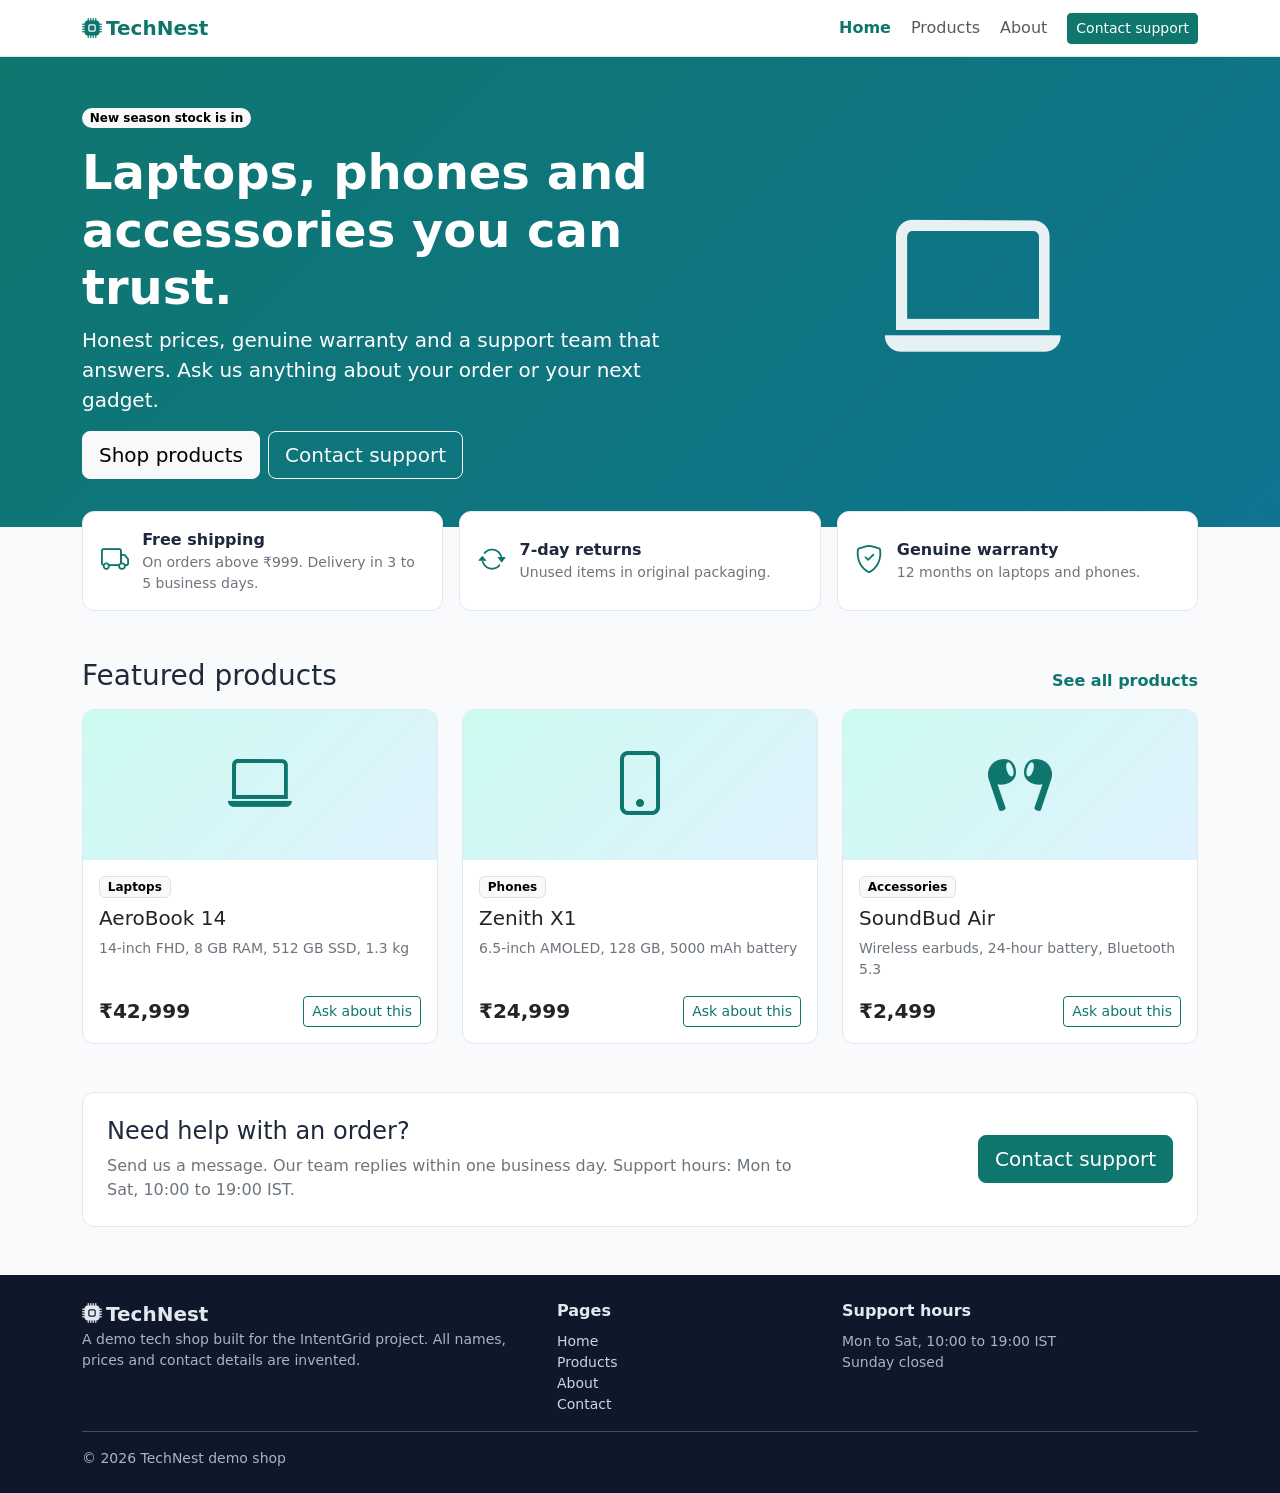
<file: contact-site/index.html>
﻿<!DOCTYPE html>
<html lang="en">
<head>
  <meta charset="utf-8">
  <meta name="viewport" content="width=device-width, initial-scale=1">
  <title>TechNest - Laptops, phones and accessories</title>
  <link href="https://cdn.jsdelivr.net/npm/bootstrap@5.3.3/dist/css/bootstrap.min.css" rel="stylesheet">
  <link href="https://cdn.jsdelivr.net/npm/bootstrap-icons@1.11.3/font/bootstrap-icons.css" rel="stylesheet">
  <link href="css/style.css" rel="stylesheet">
</head>
<body>
<nav class="navbar navbar-expand-lg bg-white border-bottom sticky-top">
  <div class="container">
    <a class="navbar-brand fw-bold brand" href="index.html"><i class="bi bi-cpu-fill me-1"></i>TechNest</a>
    <button class="navbar-toggler" type="button" data-bs-toggle="collapse" data-bs-target="#mainNav" aria-controls="mainNav" aria-expanded="false" aria-label="Toggle menu">
      <span class="navbar-toggler-icon"></span>
    </button>
    <div class="collapse navbar-collapse" id="mainNav">
      <ul class="navbar-nav ms-auto align-items-lg-center gap-lg-1">
        <li class="nav-item"><a class="nav-link active" href="index.html">Home</a></li>
        <li class="nav-item"><a class="nav-link" href="products.html">Products</a></li>
        <li class="nav-item"><a class="nav-link" href="about.html">About</a></li>
        <li class="nav-item ms-lg-2"><a class="btn btn-brand btn-sm" href="contact.html">Contact support</a></li>
      </ul>
    </div>
  </div>
</nav>
<header class="hero">
  <div class="container py-5">
    <div class="row align-items-center gy-4">
      <div class="col-lg-7">
        <span class="badge rounded-pill text-bg-light mb-3">New season stock is in</span>
        <h1 class="display-5 fw-bold">Laptops, phones and accessories you can trust.</h1>
        <p class="lead opacity-90">Honest prices, genuine warranty and a support team that answers. Ask us anything about your order or your next gadget.</p>
        <div class="d-flex flex-wrap gap-2">
          <a href="products.html" class="btn btn-light btn-lg">Shop products</a>
          <a href="contact.html" class="btn btn-outline-light btn-lg">Contact support</a>
        </div>
      </div>
      <div class="col-lg-5 text-center d-none d-lg-block">
        <i class="bi bi-laptop hero-icon"></i>
      </div>
    </div>
  </div>
</header>

<main class="container">
  <section class="row g-3 feature-row">
    <div class="col-md-4"><div class="feature"><i class="bi bi-truck"></i><div><div class="fw-semibold">Free shipping</div><div class="small text-secondary">On orders above &#8377;999. Delivery in 3 to 5 business days.</div></div></div></div>
    <div class="col-md-4"><div class="feature"><i class="bi bi-arrow-repeat"></i><div><div class="fw-semibold">7-day returns</div><div class="small text-secondary">Unused items in original packaging.</div></div></div></div>
    <div class="col-md-4"><div class="feature"><i class="bi bi-shield-check"></i><div><div class="fw-semibold">Genuine warranty</div><div class="small text-secondary">12 months on laptops and phones.</div></div></div></div>
  </section>

  <section class="mt-5">
    <div class="d-flex justify-content-between align-items-end mb-3">
      <h2 class="h3 mb-0">Featured products</h2>
      <a href="products.html" class="link-brand">See all products</a>
    </div>
    <div class="row g-4" id="featured-products"></div>
  </section>

  <section class="support-strip mt-5">
    <div class="row align-items-center gy-3">
      <div class="col-md-8">
        <h2 class="h4">Need help with an order?</h2>
        <p class="mb-0 text-secondary">Send us a message. Our team replies within one business day. Support hours: Mon to Sat, 10:00 to 19:00 IST.</p>
      </div>
      <div class="col-md-4 text-md-end"><a href="contact.html" class="btn btn-brand btn-lg">Contact support</a></div>
    </div>
  </section>
</main>
<footer class="site-footer mt-5">
  <div class="container py-4">
    <div class="row gy-3">
      <div class="col-md-5">
        <div class="fw-bold fs-5"><i class="bi bi-cpu-fill me-1"></i>TechNest</div>
        <p class="small mb-0 opacity-75">A demo tech shop built for the IntentGrid project. All names, prices and contact details are invented.</p>
      </div>
      <div class="col-6 col-md-3">
        <div class="fw-semibold mb-2">Pages</div>
        <ul class="list-unstyled small mb-0">
          <li><a href="index.html">Home</a></li>
          <li><a href="products.html">Products</a></li>
          <li><a href="about.html">About</a></li>
          <li><a href="contact.html">Contact</a></li>
        </ul>
      </div>
      <div class="col-6 col-md-4">
        <div class="fw-semibold mb-2">Support hours</div>
        <p class="small mb-0 opacity-75">Mon to Sat, 10:00 to 19:00 IST<br>Sunday closed</p>
      </div>
    </div>
    <hr class="opacity-25">
    <div class="small opacity-75">&copy; 2026 TechNest demo shop</div>
  </div>
</footer>
<script src="https://cdn.jsdelivr.net/npm/bootstrap@5.3.3/dist/js/bootstrap.bundle.min.js"></script>
<script src="js/products.js"></script>
</body>
</html>
</file>
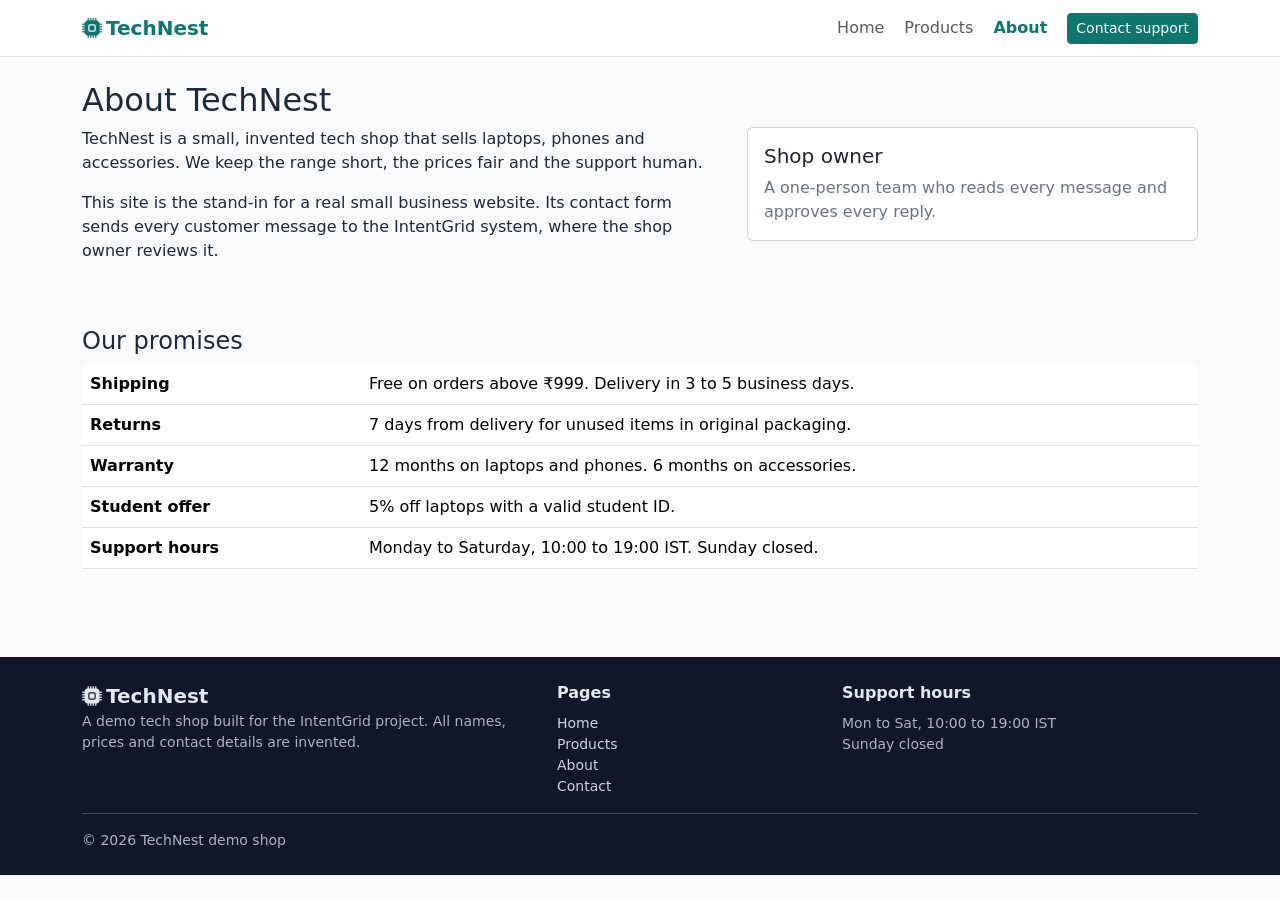
<file: contact-site/about.html>
﻿<!DOCTYPE html>
<html lang="en">
<head>
  <meta charset="utf-8">
  <meta name="viewport" content="width=device-width, initial-scale=1">
  <title>About - TechNest</title>
  <link href="https://cdn.jsdelivr.net/npm/bootstrap@5.3.3/dist/css/bootstrap.min.css" rel="stylesheet">
  <link href="https://cdn.jsdelivr.net/npm/bootstrap-icons@1.11.3/font/bootstrap-icons.css" rel="stylesheet">
  <link href="css/style.css" rel="stylesheet">
</head>
<body>
<nav class="navbar navbar-expand-lg bg-white border-bottom sticky-top">
  <div class="container">
    <a class="navbar-brand fw-bold brand" href="index.html"><i class="bi bi-cpu-fill me-1"></i>TechNest</a>
    <button class="navbar-toggler" type="button" data-bs-toggle="collapse" data-bs-target="#mainNav" aria-controls="mainNav" aria-expanded="false" aria-label="Toggle menu">
      <span class="navbar-toggler-icon"></span>
    </button>
    <div class="collapse navbar-collapse" id="mainNav">
      <ul class="navbar-nav ms-auto align-items-lg-center gap-lg-1">
        <li class="nav-item"><a class="nav-link" href="index.html">Home</a></li>
        <li class="nav-item"><a class="nav-link" href="products.html">Products</a></li>
        <li class="nav-item"><a class="nav-link active" href="about.html">About</a></li>
        <li class="nav-item ms-lg-2"><a class="btn btn-brand btn-sm" href="contact.html">Contact support</a></li>
      </ul>
    </div>
  </div>
</nav>
<main class="container py-4">
  <h1 class="h2">About TechNest</h1>
  <div class="row g-4">
    <div class="col-lg-7">
      <p>TechNest is a small, invented tech shop that sells laptops, phones and accessories. We keep the range short, the prices fair and the support human.</p>
      <p>This site is the stand-in for a real small business website. Its contact form sends every customer message to the IntentGrid system, where the shop owner reviews it.</p>
    </div>
    <div class="col-lg-5">
      <div class="card"><div class="card-body">
        <h2 class="h5">Shop owner</h2>
        <p class="mb-0 text-secondary">A one-person team who reads every message and approves every reply.</p>
      </div></div>
    </div>
  </div>

  <h2 class="h4 mt-5">Our promises</h2>
  <div class="table-responsive">
    <table class="table align-middle">
      <tbody>
        <tr><th scope="row" class="w-25">Shipping</th><td>Free on orders above &#8377;999. Delivery in 3 to 5 business days.</td></tr>
        <tr><th scope="row">Returns</th><td>7 days from delivery for unused items in original packaging.</td></tr>
        <tr><th scope="row">Warranty</th><td>12 months on laptops and phones. 6 months on accessories.</td></tr>
        <tr><th scope="row">Student offer</th><td>5% off laptops with a valid student ID.</td></tr>
        <tr><th scope="row">Support hours</th><td>Monday to Saturday, 10:00 to 19:00 IST. Sunday closed.</td></tr>
      </tbody>
    </table>
  </div>
</main>
<footer class="site-footer mt-5">
  <div class="container py-4">
    <div class="row gy-3">
      <div class="col-md-5">
        <div class="fw-bold fs-5"><i class="bi bi-cpu-fill me-1"></i>TechNest</div>
        <p class="small mb-0 opacity-75">A demo tech shop built for the IntentGrid project. All names, prices and contact details are invented.</p>
      </div>
      <div class="col-6 col-md-3">
        <div class="fw-semibold mb-2">Pages</div>
        <ul class="list-unstyled small mb-0">
          <li><a href="index.html">Home</a></li>
          <li><a href="products.html">Products</a></li>
          <li><a href="about.html">About</a></li>
          <li><a href="contact.html">Contact</a></li>
        </ul>
      </div>
      <div class="col-6 col-md-4">
        <div class="fw-semibold mb-2">Support hours</div>
        <p class="small mb-0 opacity-75">Mon to Sat, 10:00 to 19:00 IST<br>Sunday closed</p>
      </div>
    </div>
    <hr class="opacity-25">
    <div class="small opacity-75">&copy; 2026 TechNest demo shop</div>
  </div>
</footer>
<script src="https://cdn.jsdelivr.net/npm/bootstrap@5.3.3/dist/js/bootstrap.bundle.min.js"></script>
</body>
</html>
</file>
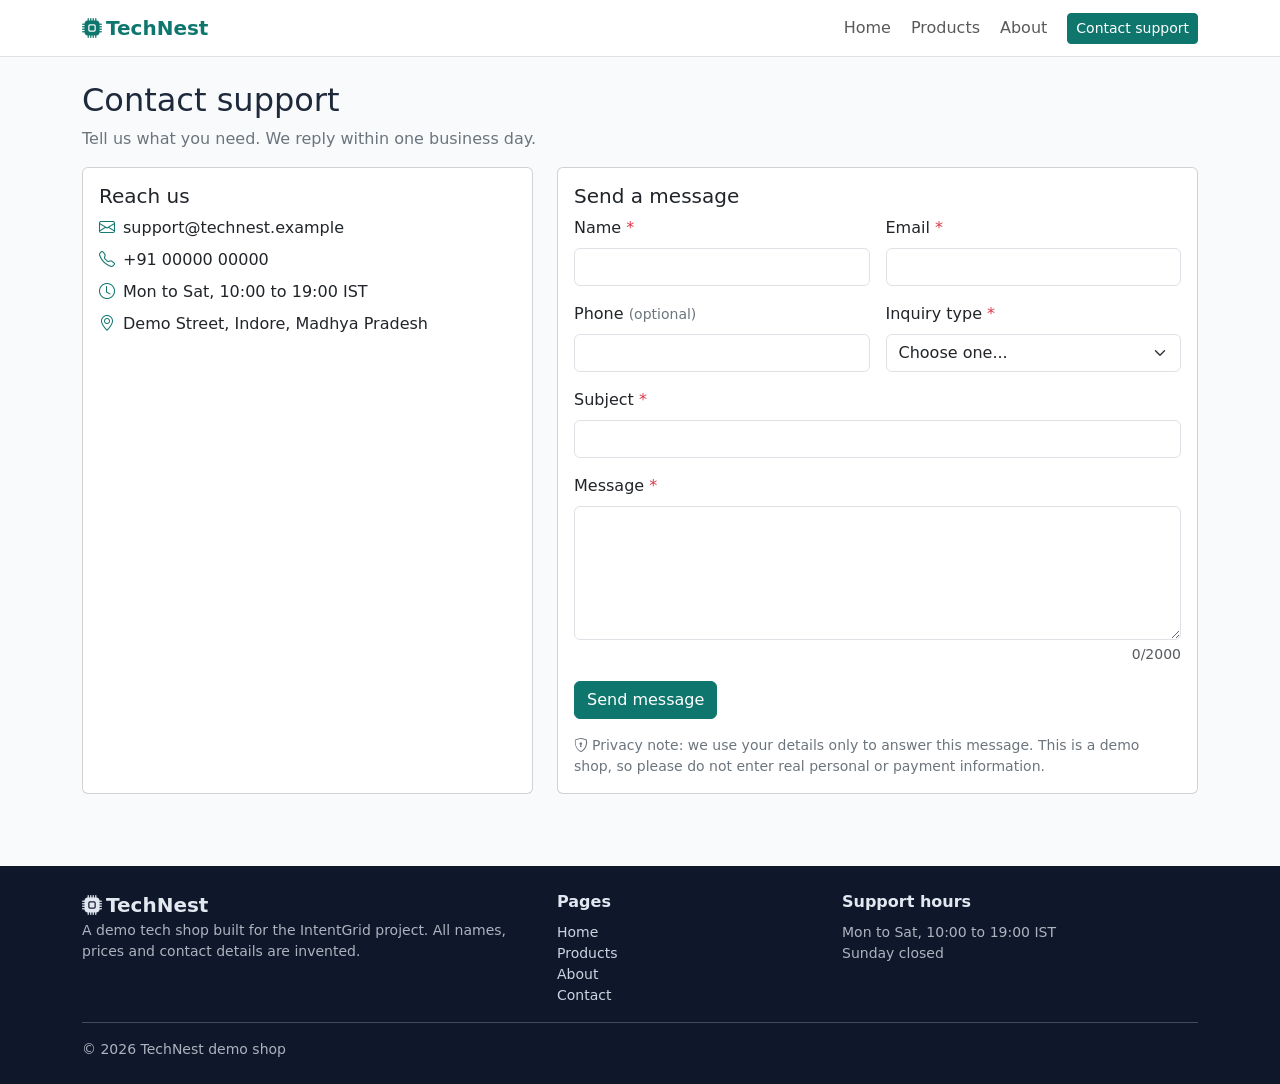
<file: contact-site/contact.html>
﻿<!DOCTYPE html>
<html lang="en">
<head>
  <meta charset="utf-8">
  <meta name="viewport" content="width=device-width, initial-scale=1">
  <title>Contact support - TechNest</title>
  <link href="https://cdn.jsdelivr.net/npm/bootstrap@5.3.3/dist/css/bootstrap.min.css" rel="stylesheet">
  <link href="https://cdn.jsdelivr.net/npm/bootstrap-icons@1.11.3/font/bootstrap-icons.css" rel="stylesheet">
  <link href="css/style.css" rel="stylesheet">
</head>
<body>
<nav class="navbar navbar-expand-lg bg-white border-bottom sticky-top">
  <div class="container">
    <a class="navbar-brand fw-bold brand" href="index.html"><i class="bi bi-cpu-fill me-1"></i>TechNest</a>
    <button class="navbar-toggler" type="button" data-bs-toggle="collapse" data-bs-target="#mainNav" aria-controls="mainNav" aria-expanded="false" aria-label="Toggle menu">
      <span class="navbar-toggler-icon"></span>
    </button>
    <div class="collapse navbar-collapse" id="mainNav">
      <ul class="navbar-nav ms-auto align-items-lg-center gap-lg-1">
        <li class="nav-item"><a class="nav-link" href="index.html">Home</a></li>
        <li class="nav-item"><a class="nav-link" href="products.html">Products</a></li>
        <li class="nav-item"><a class="nav-link" href="about.html">About</a></li>
        <li class="nav-item ms-lg-2"><a class="btn btn-brand btn-sm" href="contact.html">Contact support</a></li>
      </ul>
    </div>
  </div>
</nav>
<main class="container py-4">
  <h1 class="h2">Contact support</h1>
  <p class="text-secondary">Tell us what you need. We reply within one business day.</p>
  <div class="row g-4">
    <div class="col-lg-5">
      <div class="card h-100"><div class="card-body">
        <h2 class="h5">Reach us</h2>
        <ul class="list-unstyled mb-0">
          <li class="mb-2"><i class="bi bi-envelope me-2 text-brand"></i>support@technest.example</li>
          <li class="mb-2"><i class="bi bi-telephone me-2 text-brand"></i>+91 00000 00000</li>
          <li class="mb-2"><i class="bi bi-clock me-2 text-brand"></i>Mon to Sat, 10:00 to 19:00 IST</li>
          <li><i class="bi bi-geo-alt me-2 text-brand"></i>Demo Street, Indore, Madhya Pradesh</li>
        </ul>
      </div></div>
    </div>
    <div class="col-lg-7">
      <div class="card"><div class="card-body" id="form-area">
        <h2 class="h5">Send a message</h2>

        <div id="form-success" class="alert alert-success d-none" role="status" tabindex="-1">
          <i class="bi bi-check-circle-fill me-1"></i>
          <strong>Thank you!</strong> We got your message and will reply by email within one business day.
        </div>
        <div id="form-error" class="alert alert-danger d-none" role="alert" tabindex="-1">
          <i class="bi bi-exclamation-triangle-fill me-1"></i>
          <span id="form-error-text">Something went wrong. Please try again.</span>
        </div>

        <form id="contact-form" novalidate>
          <div class="row g-3">
            <div class="col-md-6">
              <label for="name" class="form-label">Name <span class="text-danger">*</span></label>
              <input type="text" class="form-control" id="name" name="name" maxlength="120" autocomplete="name" required>
              <div class="invalid-feedback" id="name-error"></div>
            </div>
            <div class="col-md-6">
              <label for="email" class="form-label">Email <span class="text-danger">*</span></label>
              <input type="email" class="form-control" id="email" name="email" maxlength="254" autocomplete="email" required>
              <div class="invalid-feedback" id="email-error"></div>
            </div>
            <div class="col-md-6">
              <label for="phone" class="form-label">Phone <span class="text-secondary small">(optional)</span></label>
              <input type="tel" class="form-control" id="phone" name="phone" maxlength="30" autocomplete="tel">
              <div class="invalid-feedback" id="phone-error"></div>
            </div>
            <div class="col-md-6">
              <label for="category" class="form-label">Inquiry type <span class="text-danger">*</span></label>
              <select class="form-select" id="category" name="category" required>
                <option value="">Choose one...</option>
                <option value="complaint">Complaint</option>
                <option value="refund_request">Refund request</option>
                <option value="order_status">Order status</option>
                <option value="product_inquiry">Product question</option>
                <option value="pricing_quote">Pricing or quote</option>
                <option value="appointment_booking">Book an appointment</option>
                <option value="feedback">Feedback</option>
                <option value="other">Other</option>
              </select>
              <div class="invalid-feedback" id="category-error"></div>
            </div>
            <div class="col-12">
              <label for="subject" class="form-label">Subject <span class="text-danger">*</span></label>
              <input type="text" class="form-control" id="subject" name="subject" maxlength="200" required>
              <div class="invalid-feedback" id="subject-error"></div>
            </div>
            <div class="col-12">
              <label for="message" class="form-label">Message <span class="text-danger">*</span></label>
              <textarea class="form-control" id="message" name="message" rows="5" maxlength="2000" required></textarea>
              <div class="d-flex justify-content-between">
                <div class="invalid-feedback d-block" id="message-error"></div>
                <div class="form-text ms-auto"><span id="message-count">0</span>/2000</div>
              </div>
            </div>

            <!-- Honeypot: hidden from people, bots fill it. Do not remove. -->
            <div class="visually-hidden" aria-hidden="true">
              <label for="website">Leave this field empty</label>
              <input type="text" id="website" name="website" tabindex="-1" autocomplete="off">
            </div>

            <div class="col-12">
              <button type="submit" class="btn btn-brand" id="submit-btn">
                <span class="spinner-border spinner-border-sm me-1 d-none" id="submit-spinner" aria-hidden="true"></span>
                <span id="submit-text">Send message</span>
              </button>
              <p class="small text-secondary mt-3 mb-0">
                <i class="bi bi-shield-lock me-1"></i>Privacy note: we use your details only to answer this message.
                This is a demo shop, so please do not enter real personal or payment information.
              </p>
            </div>
          </div>
        </form>
      </div></div>
    </div>
    </div>
  </div>
</main>
<footer class="site-footer mt-5">
  <div class="container py-4">
    <div class="row gy-3">
      <div class="col-md-5">
        <div class="fw-bold fs-5"><i class="bi bi-cpu-fill me-1"></i>TechNest</div>
        <p class="small mb-0 opacity-75">A demo tech shop built for the IntentGrid project. All names, prices and contact details are invented.</p>
      </div>
      <div class="col-6 col-md-3">
        <div class="fw-semibold mb-2">Pages</div>
        <ul class="list-unstyled small mb-0">
          <li><a href="index.html">Home</a></li>
          <li><a href="products.html">Products</a></li>
          <li><a href="about.html">About</a></li>
          <li><a href="contact.html">Contact</a></li>
        </ul>
      </div>
      <div class="col-6 col-md-4">
        <div class="fw-semibold mb-2">Support hours</div>
        <p class="small mb-0 opacity-75">Mon to Sat, 10:00 to 19:00 IST<br>Sunday closed</p>
      </div>
    </div>
    <hr class="opacity-25">
    <div class="small opacity-75">&copy; 2026 TechNest demo shop</div>
  </div>
</footer>
<script src="https://cdn.jsdelivr.net/npm/bootstrap@5.3.3/dist/js/bootstrap.bundle.min.js"></script>
<script src="js/config.js"></script>
<script src="js/contact.js"></script>
</body>
</html>
</file>
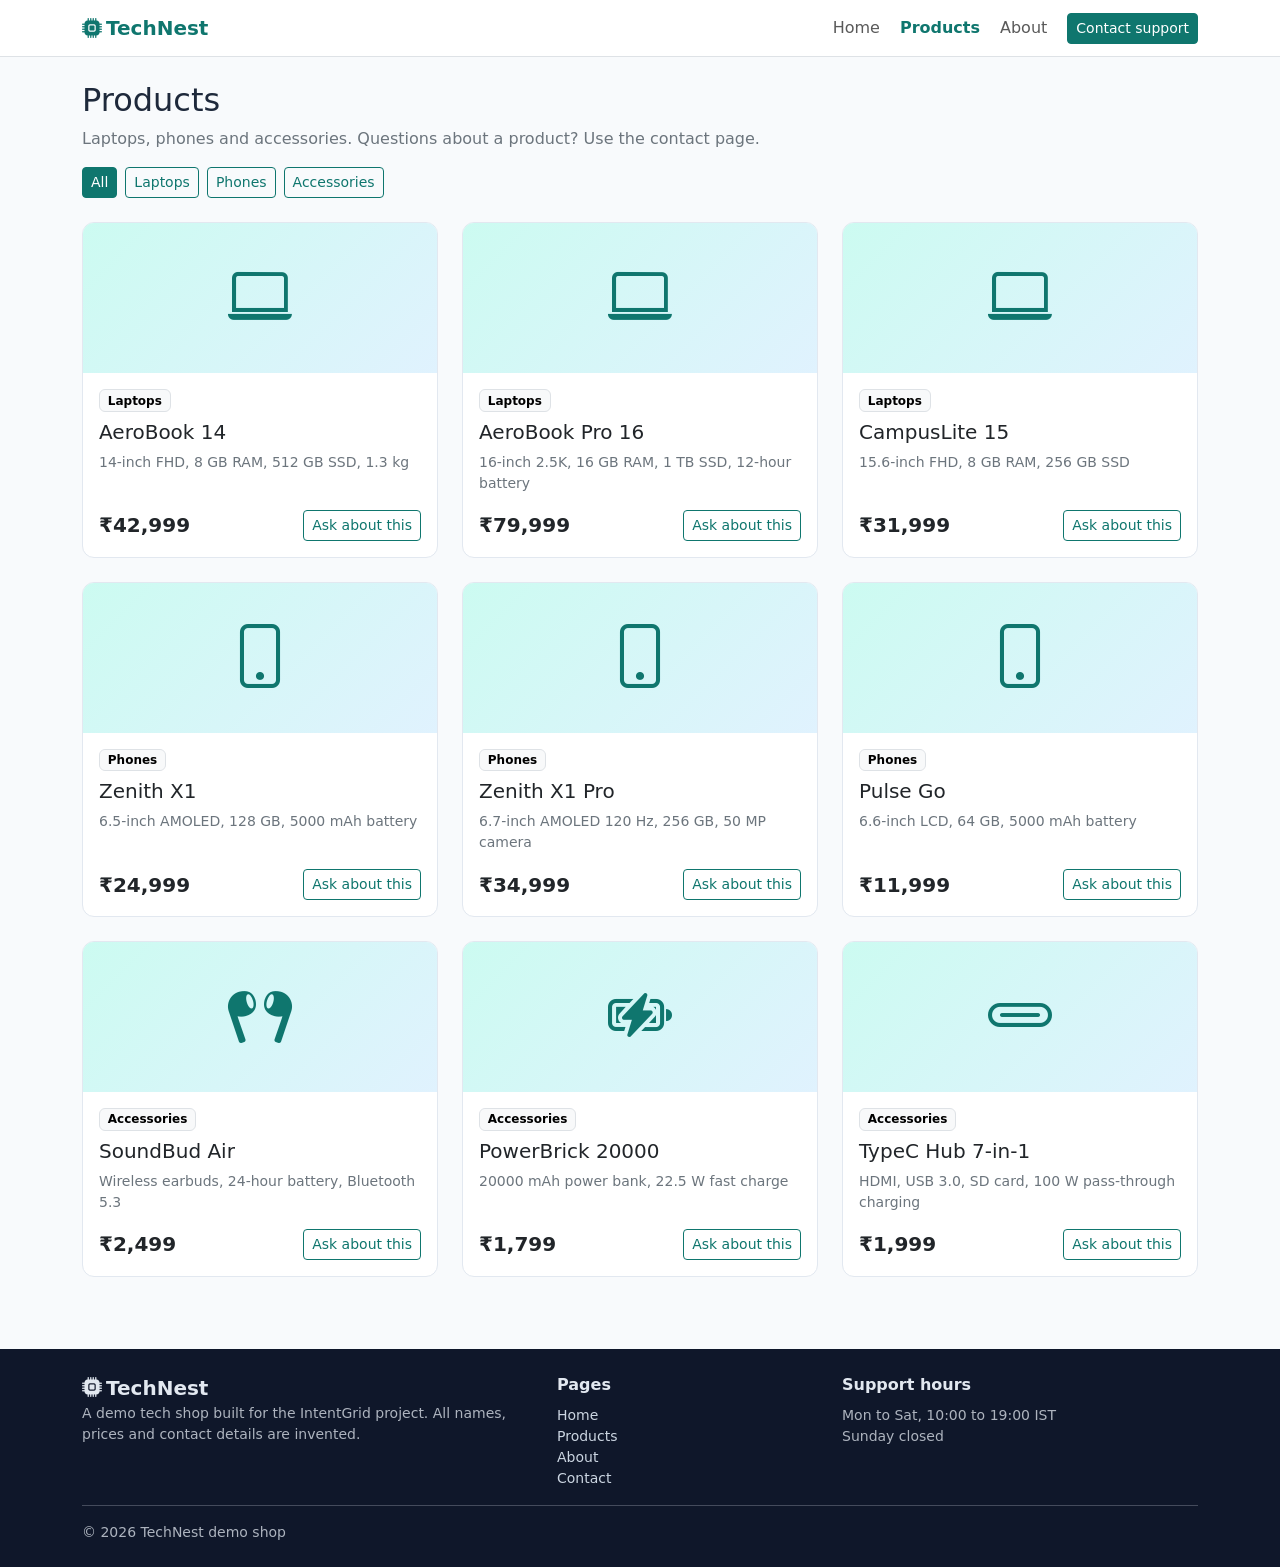
<file: contact-site/products.html>
﻿<!DOCTYPE html>
<html lang="en">
<head>
  <meta charset="utf-8">
  <meta name="viewport" content="width=device-width, initial-scale=1">
  <title>Products - TechNest</title>
  <link href="https://cdn.jsdelivr.net/npm/bootstrap@5.3.3/dist/css/bootstrap.min.css" rel="stylesheet">
  <link href="https://cdn.jsdelivr.net/npm/bootstrap-icons@1.11.3/font/bootstrap-icons.css" rel="stylesheet">
  <link href="css/style.css" rel="stylesheet">
</head>
<body>
<nav class="navbar navbar-expand-lg bg-white border-bottom sticky-top">
  <div class="container">
    <a class="navbar-brand fw-bold brand" href="index.html"><i class="bi bi-cpu-fill me-1"></i>TechNest</a>
    <button class="navbar-toggler" type="button" data-bs-toggle="collapse" data-bs-target="#mainNav" aria-controls="mainNav" aria-expanded="false" aria-label="Toggle menu">
      <span class="navbar-toggler-icon"></span>
    </button>
    <div class="collapse navbar-collapse" id="mainNav">
      <ul class="navbar-nav ms-auto align-items-lg-center gap-lg-1">
        <li class="nav-item"><a class="nav-link" href="index.html">Home</a></li>
        <li class="nav-item"><a class="nav-link active" href="products.html">Products</a></li>
        <li class="nav-item"><a class="nav-link" href="about.html">About</a></li>
        <li class="nav-item ms-lg-2"><a class="btn btn-brand btn-sm" href="contact.html">Contact support</a></li>
      </ul>
    </div>
  </div>
</nav>
<main class="container py-4">
  <h1 class="h2">Products</h1>
  <p class="text-secondary">Laptops, phones and accessories. Questions about a product? Use the contact page.</p>
  <div class="d-flex flex-wrap gap-2 mb-4" role="group" aria-label="Filter products">
    <button type="button" class="btn btn-outline-brand btn-sm active" data-filter="all">All</button>
    <button type="button" class="btn btn-outline-brand btn-sm" data-filter="laptops">Laptops</button>
    <button type="button" class="btn btn-outline-brand btn-sm" data-filter="phones">Phones</button>
    <button type="button" class="btn btn-outline-brand btn-sm" data-filter="accessories">Accessories</button>
  </div>
  <div class="row g-4" id="product-grid"></div>
</main>
<footer class="site-footer mt-5">
  <div class="container py-4">
    <div class="row gy-3">
      <div class="col-md-5">
        <div class="fw-bold fs-5"><i class="bi bi-cpu-fill me-1"></i>TechNest</div>
        <p class="small mb-0 opacity-75">A demo tech shop built for the IntentGrid project. All names, prices and contact details are invented.</p>
      </div>
      <div class="col-6 col-md-3">
        <div class="fw-semibold mb-2">Pages</div>
        <ul class="list-unstyled small mb-0">
          <li><a href="index.html">Home</a></li>
          <li><a href="products.html">Products</a></li>
          <li><a href="about.html">About</a></li>
          <li><a href="contact.html">Contact</a></li>
        </ul>
      </div>
      <div class="col-6 col-md-4">
        <div class="fw-semibold mb-2">Support hours</div>
        <p class="small mb-0 opacity-75">Mon to Sat, 10:00 to 19:00 IST<br>Sunday closed</p>
      </div>
    </div>
    <hr class="opacity-25">
    <div class="small opacity-75">&copy; 2026 TechNest demo shop</div>
  </div>
</footer>
<script src="https://cdn.jsdelivr.net/npm/bootstrap@5.3.3/dist/js/bootstrap.bundle.min.js"></script>
<script src="js/products.js"></script>
</body>
</html>
</file>
<file: contact-site/css/style.css>
﻿:root {
  --brand: #0f766e;
  --brand-dark: #115e59;
}
body { background: #f8fafc; color: #1e293b; }
.brand, .text-brand, .link-brand { color: var(--brand) !important; }
.link-brand { text-decoration: none; font-weight: 600; }
.btn-brand { background: var(--brand); border-color: var(--brand); color: #fff; }
.btn-brand:hover { background: var(--brand-dark); border-color: var(--brand-dark); color: #fff; }
.btn-outline-brand { color: var(--brand); border-color: var(--brand); }
.btn-outline-brand:hover, .btn-outline-brand.active { background: var(--brand); border-color: var(--brand); color: #fff; }
.navbar .nav-link.active { color: var(--brand); font-weight: 600; }
.hero { background: linear-gradient(135deg, #0f766e 0%, #0e7490 100%); color: #fff; }
.hero-icon { font-size: 11rem; opacity: 0.9; }
.feature-row { margin-top: -2rem; position: relative; }
.feature { display: flex; gap: 0.85rem; align-items: center; background: #fff; border: 1px solid #e2e8f0; border-radius: 0.75rem; padding: 1rem 1.1rem; height: 100%; }
.feature .bi { font-size: 1.75rem; color: var(--brand); }
.product-card { border: 1px solid #e2e8f0; border-radius: 0.75rem; overflow: hidden; transition: box-shadow 0.15s ease, transform 0.15s ease; }
.product-card:hover { box-shadow: 0 6px 18px rgba(15, 23, 42, 0.08); transform: translateY(-2px); }
.product-art { background: linear-gradient(135deg, #ccfbf1, #e0f2fe); display: flex; align-items: center; justify-content: center; height: 150px; }
.product-art .bi { font-size: 4rem; color: var(--brand); }
.support-strip { background: #fff; border: 1px solid #e2e8f0; border-radius: 0.75rem; padding: 1.5rem; }
.site-footer { background: #0f172a; color: #e2e8f0; }
.site-footer a { color: #cbd5e1; text-decoration: none; }
.site-footer a:hover { color: #fff; text-decoration: underline; }
img, svg { max-width: 100%; }
@media (prefers-reduced-motion: reduce) { .product-card { transition: none; } }
</file>
